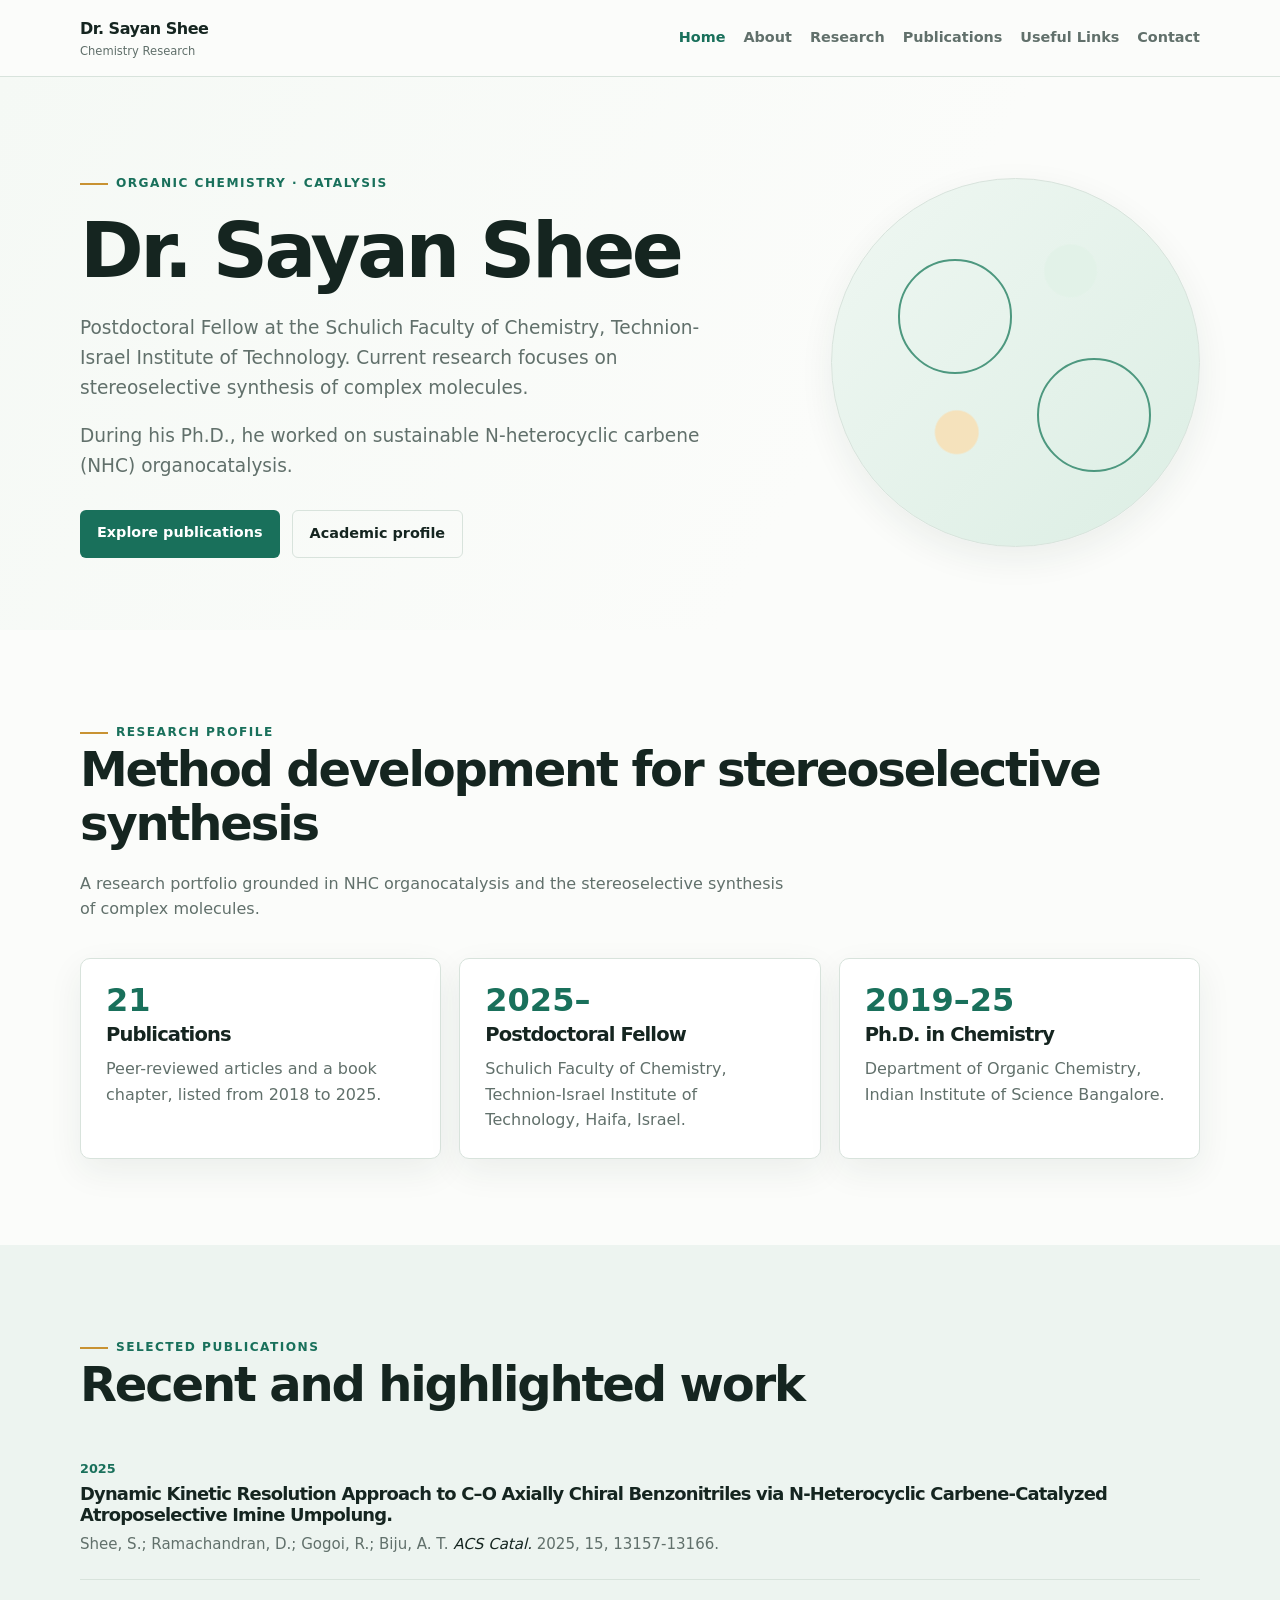
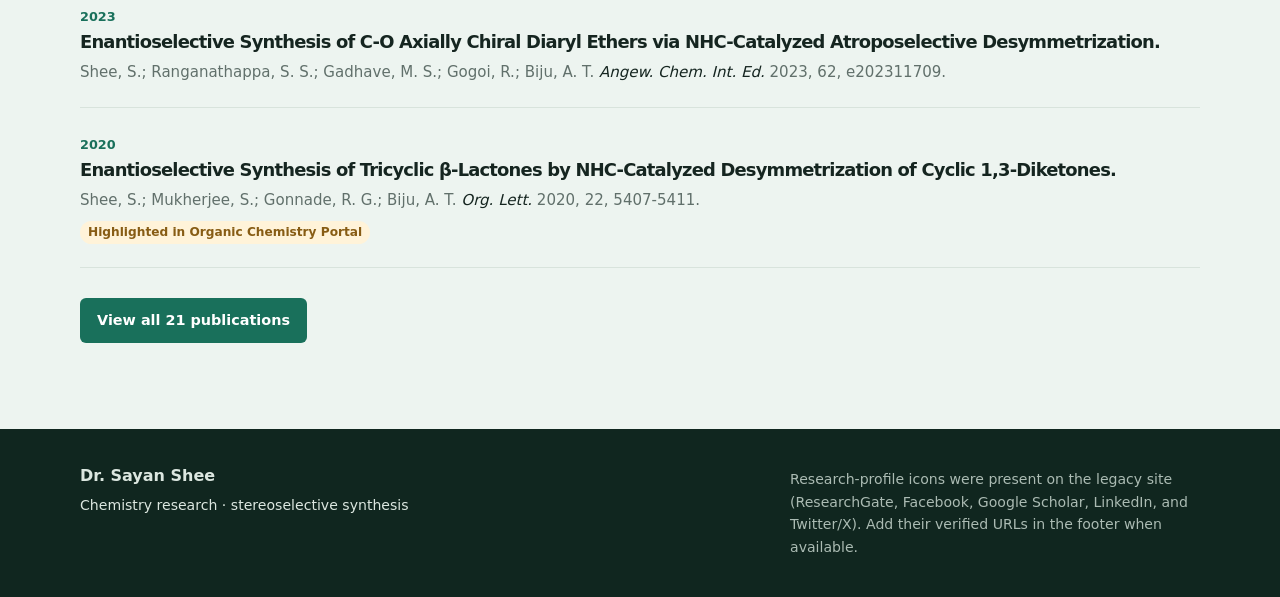
<file: index.html>
<!doctype html><html lang="en"><head><meta charset="utf-8"><meta name="viewport" content="width=device-width,initial-scale=1"><meta name="description" content="Academic website of Dr. Sayan Shee, chemistry researcher."><title>Dr. Sayan Shee | Chemistry Research</title><link rel="stylesheet" href="style.css"></head><body><header class="site-header"><nav class="nav wrap"><a class="brand" href="index.html">Dr. Sayan Shee<small>Chemistry Research</small></a><button class="menu-toggle" aria-label="Open navigation">☰</button><div class="menu"><a class="active" href="index.html">Home</a><a href="about.html">About</a><a href="research.html">Research</a><a href="publications.html">Publications</a><a href="useful-links.html">Useful Links</a><a href="contact.html">Contact</a></div></nav></header><main><section class="hero"><div class="wrap hero-grid"><div><span class="eyebrow">Organic chemistry · catalysis</span><h1>Dr. Sayan Shee</h1><p class="lead">Postdoctoral Fellow at the Schulich Faculty of Chemistry, Technion-Israel Institute of Technology. Current research focuses on stereoselective synthesis of complex molecules.</p><p class="lead">During his Ph.D., he worked on sustainable N-heterocyclic carbene (NHC) organocatalysis.</p><div class="actions"><a class="button primary" href="publications.html">Explore publications</a><a class="button secondary" href="about.html">Academic profile</a></div></div><div class="molecule" role="img" aria-label="Abstract molecular-inspired graphic"></div></div></section><section class="section"><div class="wrap"><span class="eyebrow">Research profile</span><h2>Method development for stereoselective synthesis</h2><p class="section-intro">A research portfolio grounded in NHC organocatalysis and the stereoselective synthesis of complex molecules.</p><div class="cards"><article class="card"><div class="stat">21</div><h3>Publications</h3><p>Peer-reviewed articles and a book chapter, listed from 2018 to 2025.</p></article><article class="card"><div class="stat">2025–</div><h3>Postdoctoral Fellow</h3><p>Schulich Faculty of Chemistry, Technion-Israel Institute of Technology, Haifa, Israel.</p></article><article class="card"><div class="stat">2019–25</div><h3>Ph.D. in Chemistry</h3><p>Department of Organic Chemistry, Indian Institute of Science Bangalore.</p></article></div></div></section><section class="section tint"><div class="wrap"><span class="eyebrow">Selected publications</span><h2>Recent and highlighted work</h2><div class="publication"><span class="pub-number">2025</span><h3>Dynamic Kinetic Resolution Approach to C–O Axially Chiral Benzonitriles via N-Heterocyclic Carbene-Catalyzed Atroposelective Imine Umpolung.</h3><p>Shee, S.; Ramachandran, D.; Gogoi, R.; Biju, A. T. <em>ACS Catal.</em> 2025, 15, 13157-13166.</p></div><div class="publication"><span class="pub-number">2023</span><h3>Enantioselective Synthesis of C-O Axially Chiral Diaryl Ethers via NHC-Catalyzed Atroposelective Desymmetrization.</h3><p>Shee, S.; Ranganathappa, S. S.; Gadhave, M. S.; Gogoi, R.; Biju, A. T. <em>Angew. Chem. Int. Ed.</em> 2023, 62, e202311709.</p></div><div class="publication"><span class="pub-number">2020</span><h3>Enantioselective Synthesis of Tricyclic β-Lactones by NHC-Catalyzed Desymmetrization of Cyclic 1,3-Diketones.</h3><p>Shee, S.; Mukherjee, S.; Gonnade, R. G.; Biju, A. T. <em>Org. Lett.</em> 2020, 22, 5407-5411.</p><span class="tag">Highlighted in Organic Chemistry Portal</span></div><div class="actions"><a class="button primary" href="publications.html">View all 21 publications</a></div></div></section></main><footer class="site-footer"><div class="wrap footer-grid"><div><strong>Dr. Sayan Shee</strong><p>Chemistry research · stereoselective synthesis</p></div><p class="social-note">Research-profile icons were present on the legacy site (ResearchGate, Facebook, Google Scholar, LinkedIn, and Twitter/X). Add their verified URLs in the footer when available.</p></div></footer><script src="script.js"></script></body></html>
</file>
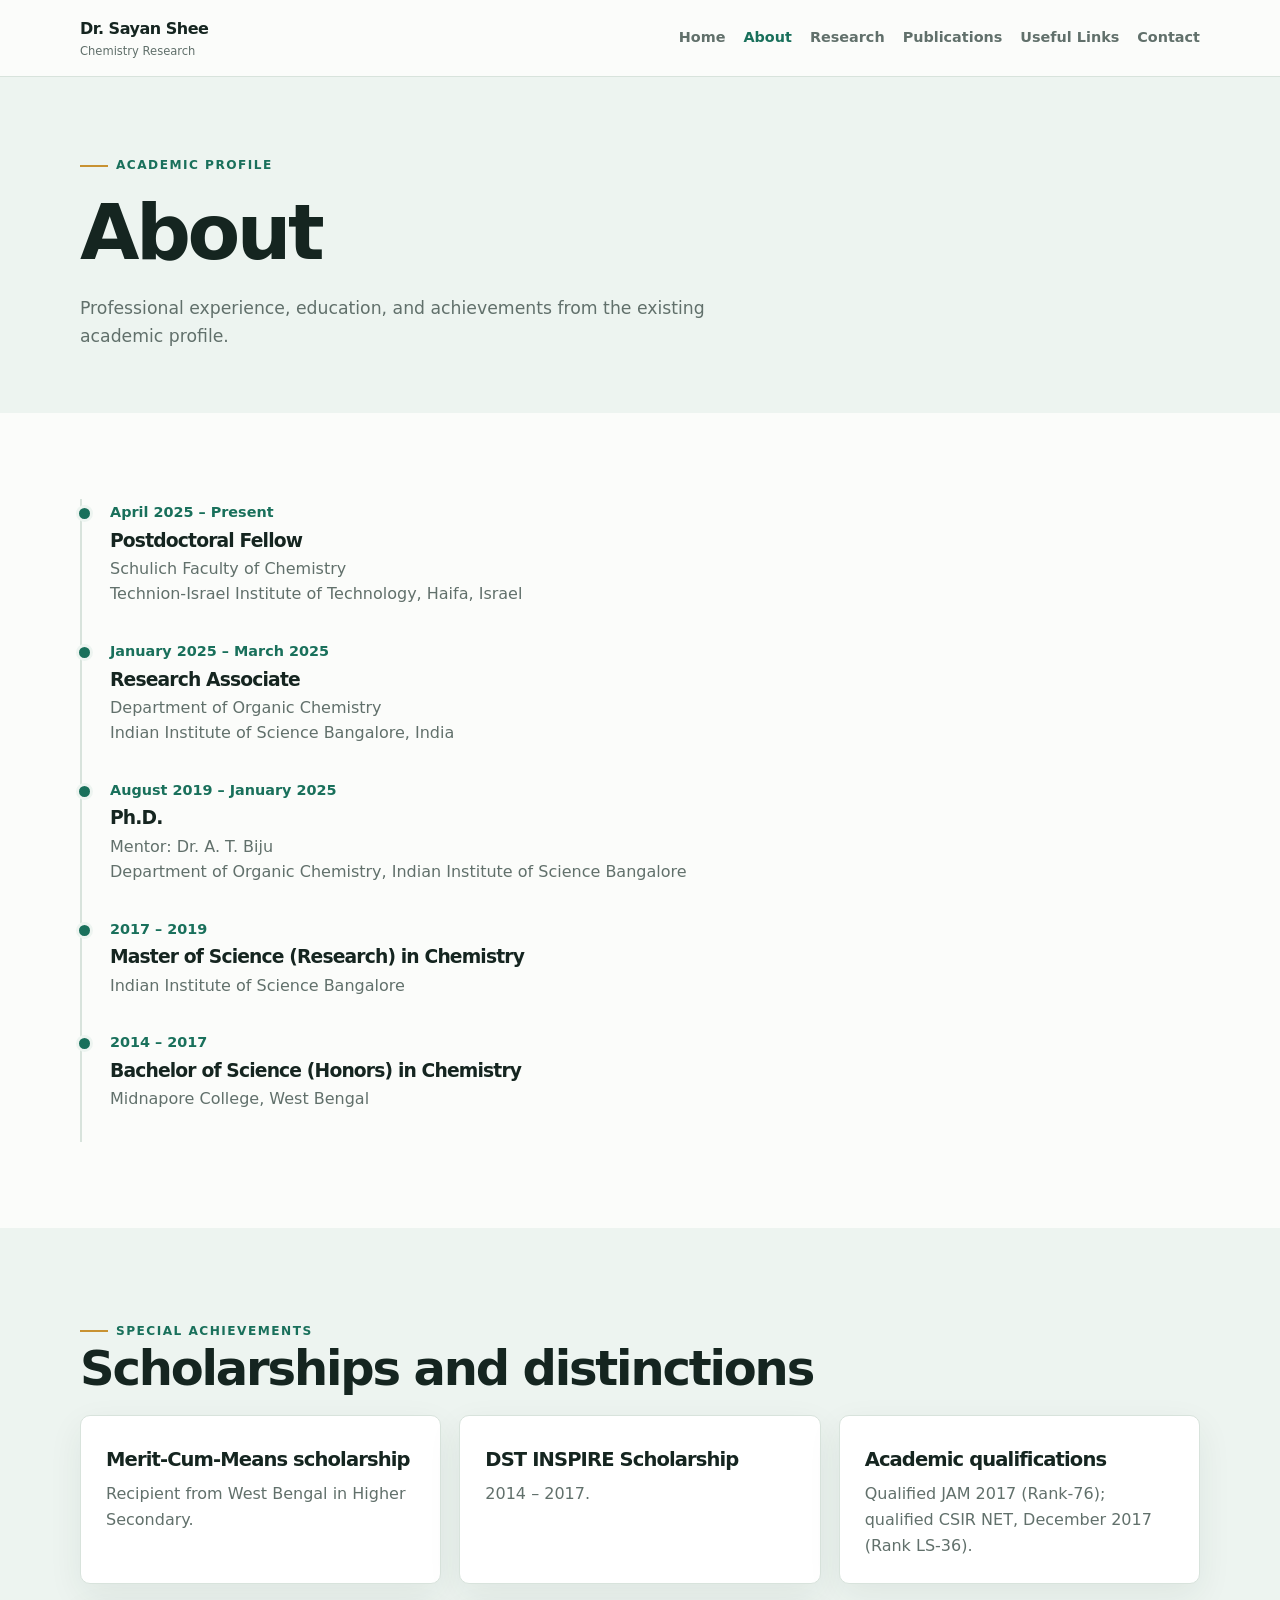
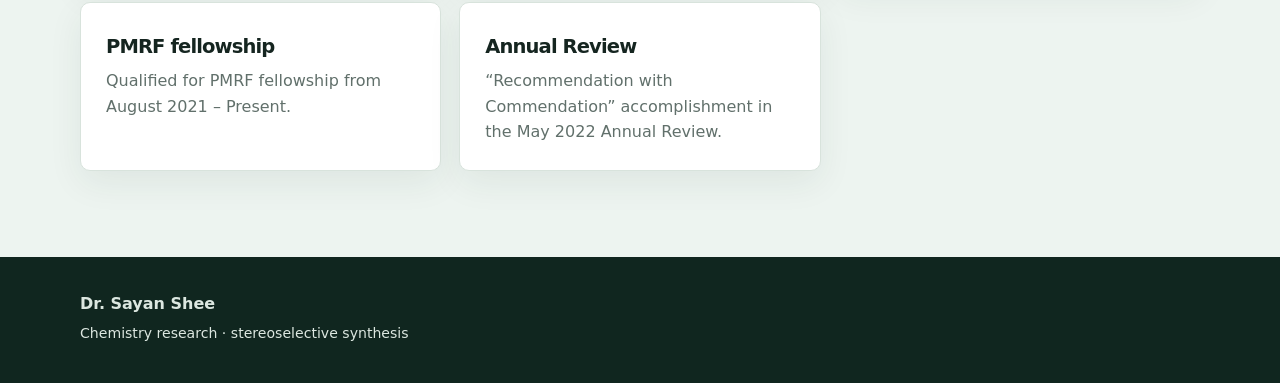
<file: about.html>
<!doctype html><html lang="en"><head><meta charset="utf-8"><meta name="viewport" content="width=device-width,initial-scale=1"><title>About | Dr. Sayan Shee</title><link rel="stylesheet" href="style.css"></head><body><header class="site-header"><nav class="nav wrap"><a class="brand" href="index.html">Dr. Sayan Shee<small>Chemistry Research</small></a><button class="menu-toggle" aria-label="Open navigation">☰</button><div class="menu"><a href="index.html">Home</a><a class="active" href="about.html">About</a><a href="research.html">Research</a><a href="publications.html">Publications</a><a href="useful-links.html">Useful Links</a><a href="contact.html">Contact</a></div></nav></header><main><section class="page-hero"><div class="wrap"><span class="eyebrow">Academic profile</span><h1>About</h1><p>Professional experience, education, and achievements from the existing academic profile.</p></div></section><section class="section"><div class="wrap"><div class="timeline"><article class="timeline-item"><span class="date">April 2025 – Present</span><h3>Postdoctoral Fellow</h3><p>Schulich Faculty of Chemistry<br>Technion-Israel Institute of Technology, Haifa, Israel</p></article><article class="timeline-item"><span class="date">January 2025 – March 2025</span><h3>Research Associate</h3><p>Department of Organic Chemistry<br>Indian Institute of Science Bangalore, India</p></article><article class="timeline-item"><span class="date">August 2019 – January 2025</span><h3>Ph.D.</h3><p>Mentor: Dr. A. T. Biju<br>Department of Organic Chemistry, Indian Institute of Science Bangalore</p></article><article class="timeline-item"><span class="date">2017 – 2019</span><h3>Master of Science (Research) in Chemistry</h3><p>Indian Institute of Science Bangalore</p></article><article class="timeline-item"><span class="date">2014 – 2017</span><h3>Bachelor of Science (Honors) in Chemistry</h3><p>Midnapore College, West Bengal</p></article></div></div></section><section class="section tint"><div class="wrap"><span class="eyebrow">Special achievements</span><h2>Scholarships and distinctions</h2><div class="cards"><article class="card"><h3>Merit-Cum-Means scholarship</h3><p>Recipient from West Bengal in Higher Secondary.</p></article><article class="card"><h3>DST INSPIRE Scholarship</h3><p>2014 – 2017.</p></article><article class="card"><h3>Academic qualifications</h3><p>Qualified JAM 2017 (Rank-76); qualified CSIR NET, December 2017 (Rank LS-36).</p></article><article class="card"><h3>PMRF fellowship</h3><p>Qualified for PMRF fellowship from August 2021 – Present.</p></article><article class="card"><h3>Annual Review</h3><p>“Recommendation with Commendation” accomplishment in the May 2022 Annual Review.</p></article></div></div></section></main><footer class="site-footer"><div class="wrap footer-grid"><div><strong>Dr. Sayan Shee</strong><p>Chemistry research · stereoselective synthesis</p></div></div></footer><script src="script.js"></script></body></html>
</file>
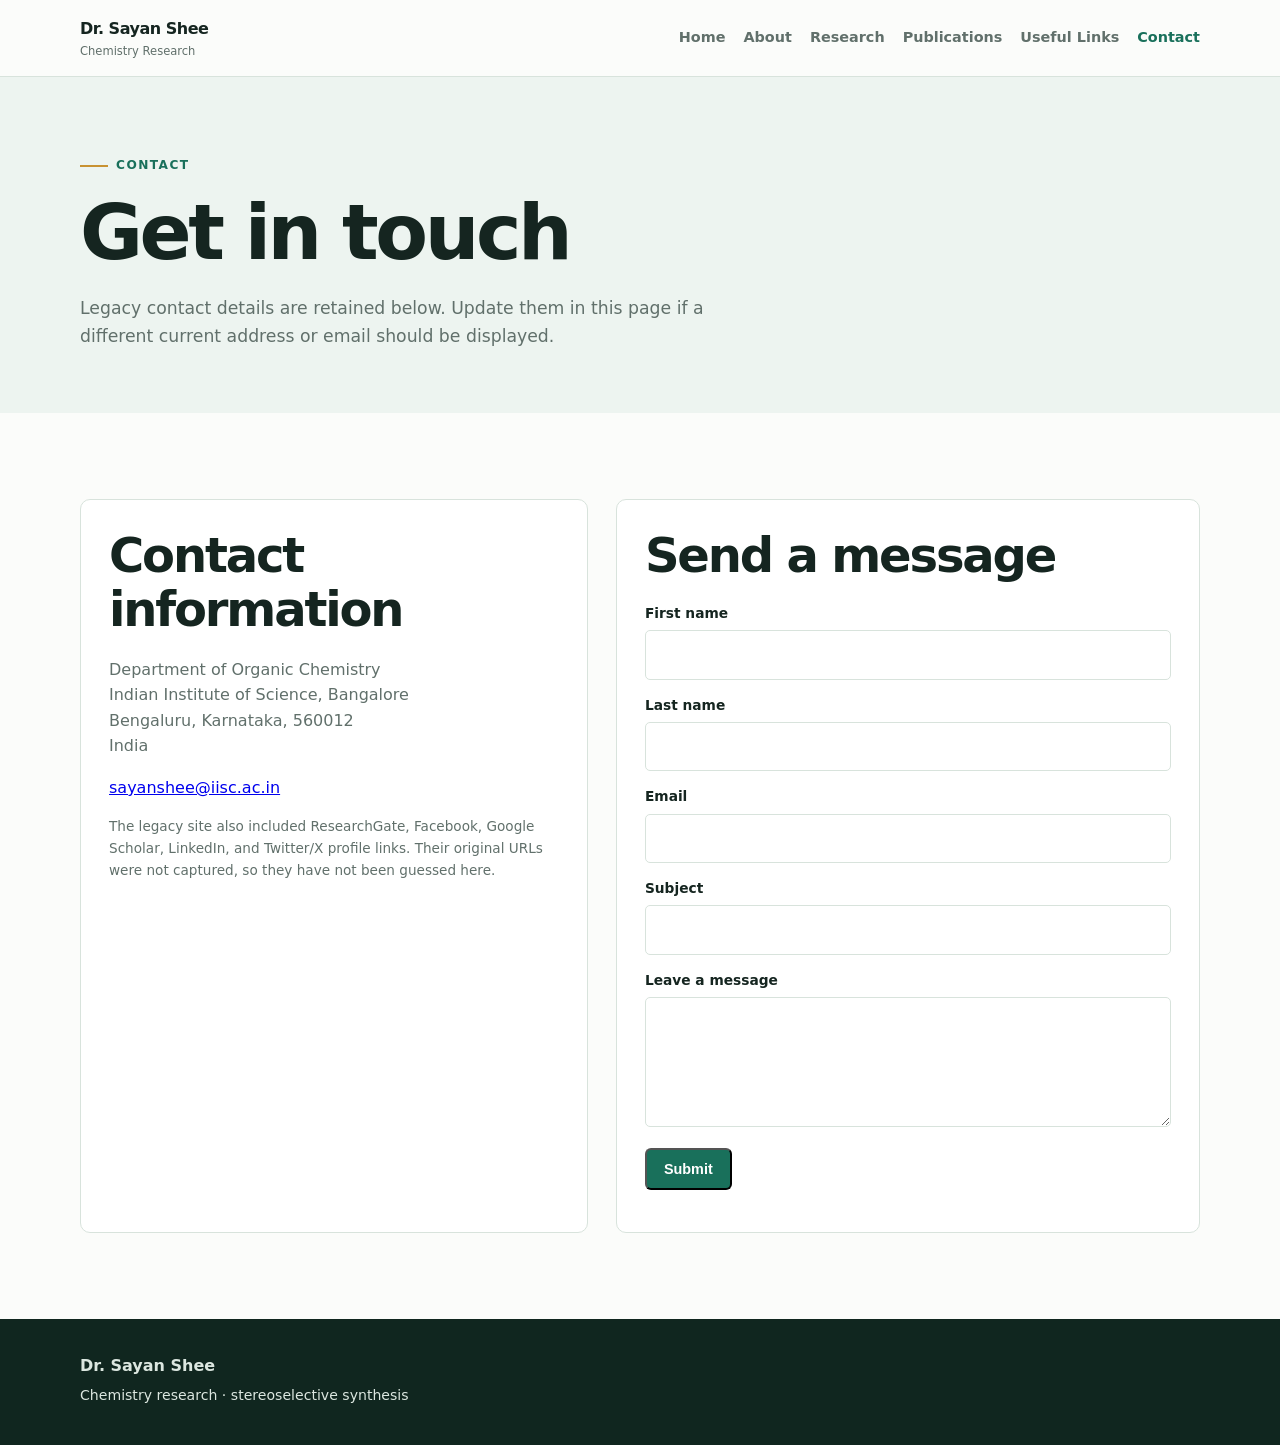
<file: contact.html>
<!doctype html><html lang="en"><head><meta charset="utf-8"><meta name="viewport" content="width=device-width,initial-scale=1"><title>Contact | Dr. Sayan Shee</title><link rel="stylesheet" href="style.css"></head><body><header class="site-header"><nav class="nav wrap"><a class="brand" href="index.html">Dr. Sayan Shee<small>Chemistry Research</small></a><button class="menu-toggle" aria-label="Open navigation">☰</button><div class="menu"><a href="index.html">Home</a><a href="about.html">About</a><a href="research.html">Research</a><a href="publications.html">Publications</a><a href="useful-links.html">Useful Links</a><a class="active" href="contact.html">Contact</a></div></nav></header><main><section class="page-hero"><div class="wrap"><span class="eyebrow">Contact</span><h1>Get in touch</h1><p>Legacy contact details are retained below. Update them in this page if a different current address or email should be displayed.</p></div></section><section class="section"><div class="wrap contact-grid"><aside class="contact-box"><h2>Contact information</h2><p>Department of Organic Chemistry<br>Indian Institute of Science, Bangalore<br>Bengaluru, Karnataka, 560012<br>India</p><p><a href="mailto:sayanshee@iisc.ac.in">sayanshee@iisc.ac.in</a></p><p class="form-note">The legacy site also included ResearchGate, Facebook, Google Scholar, LinkedIn, and Twitter/X profile links. Their original URLs were not captured, so they have not been guessed here.</p></aside><section class="contact-box"><h2>Send a message</h2><form id="contact-form"><label for="first-name">First name</label><input id="first-name" name="first-name" autocomplete="given-name"><label for="last-name">Last name</label><input id="last-name" name="last-name" autocomplete="family-name"><label for="email">Email</label><input id="email" name="email" type="email" autocomplete="email" required><label for="subject">Subject</label><input id="subject" name="subject"><label for="message">Leave a message</label><textarea id="message" name="message" required></textarea><button class="button primary" type="submit">Submit</button><p id="form-status" class="form-note" aria-live="polite"></p></form></section></div></section></main><footer class="site-footer"><div class="wrap footer-grid"><div><strong>Dr. Sayan Shee</strong><p>Chemistry research · stereoselective synthesis</p></div></div></footer><script src="script.js"></script></body></html>
</file>
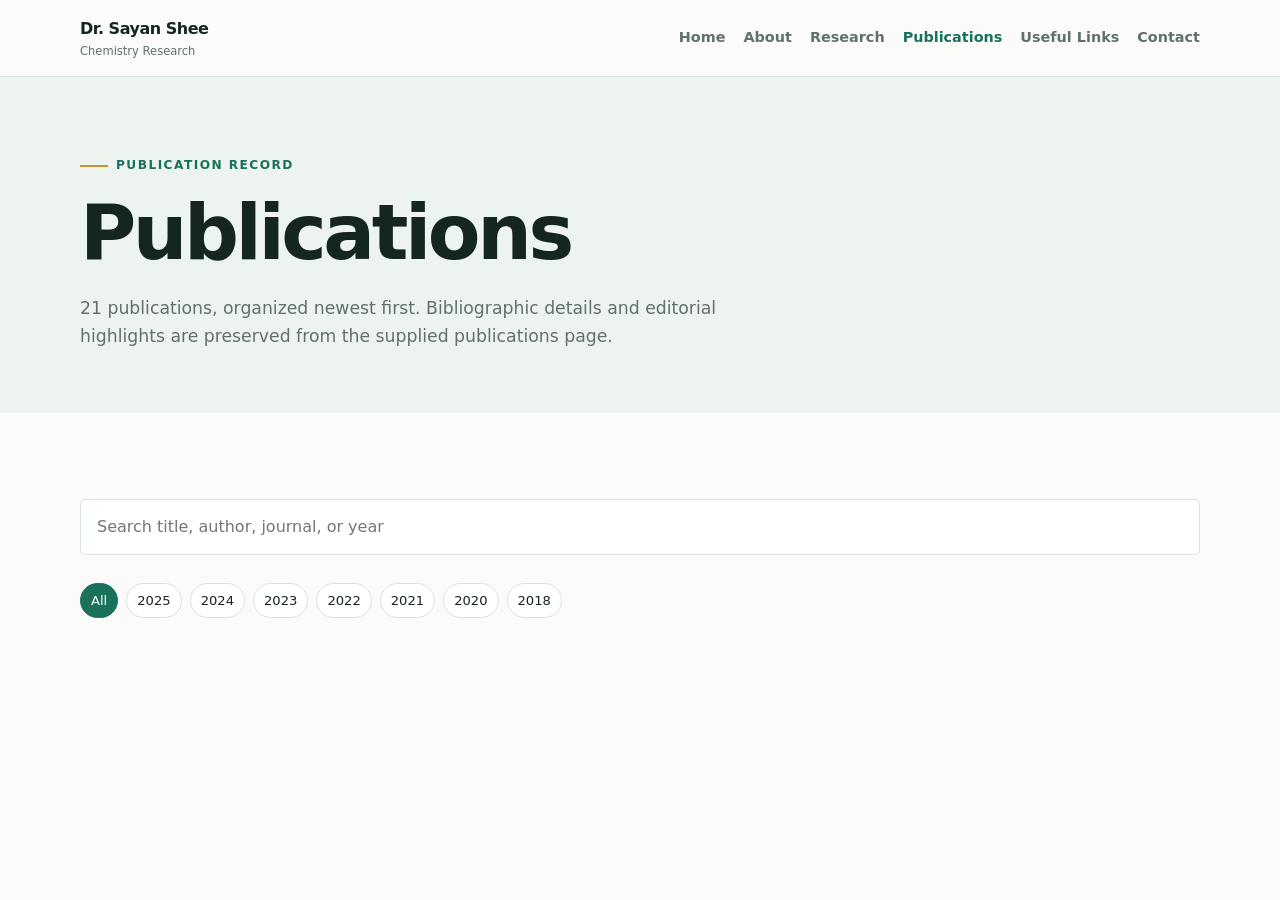
<file: publications.html>
<!doctype html><html lang="en"><head><meta charset="utf-8"><meta name="viewport" content="width=device-width,initial-scale=1"><title>Publications | Dr. Sayan Shee</title><link rel="stylesheet" href="style.css"></head><body><header class="site-header"><nav class="nav wrap"><a class="brand" href="index.html">Dr. Sayan Shee<small>Chemistry Research</small></a><button class="menu-toggle" aria-label="Open navigation">☰</button><div class="menu"><a href="index.html">Home</a><a href="about.html">About</a><a href="research.html">Research</a><a class="active" href="publications.html">Publications</a><a href="useful-links.html">Useful Links</a><a href="contact.html">Contact</a></div></nav></header><main><section class="page-hero"><div class="wrap"><span class="eyebrow">Publication record</span><h1>Publications</h1><p>21 publications, organized newest first. Bibliographic details and editorial highlights are preserved from the supplied publications page.</p></div></section><section class="section"><div class="wrap"><input id="publication-search" class="search" type="search" placeholder="Search title, author, journal, or year" aria-label="Search publications"><div class="year-nav"><button class="active" data-year="all">All</button><button data-year="2025">2025</button><button data-year="2024">2024</button><button data-year="2023">2023</button><button data-year="2022">2022</button><button data-year="2021">2021</button><button data-year="2020">2020</button><button data-year="2018">2018</button></div><div id="publication-list">
</file>
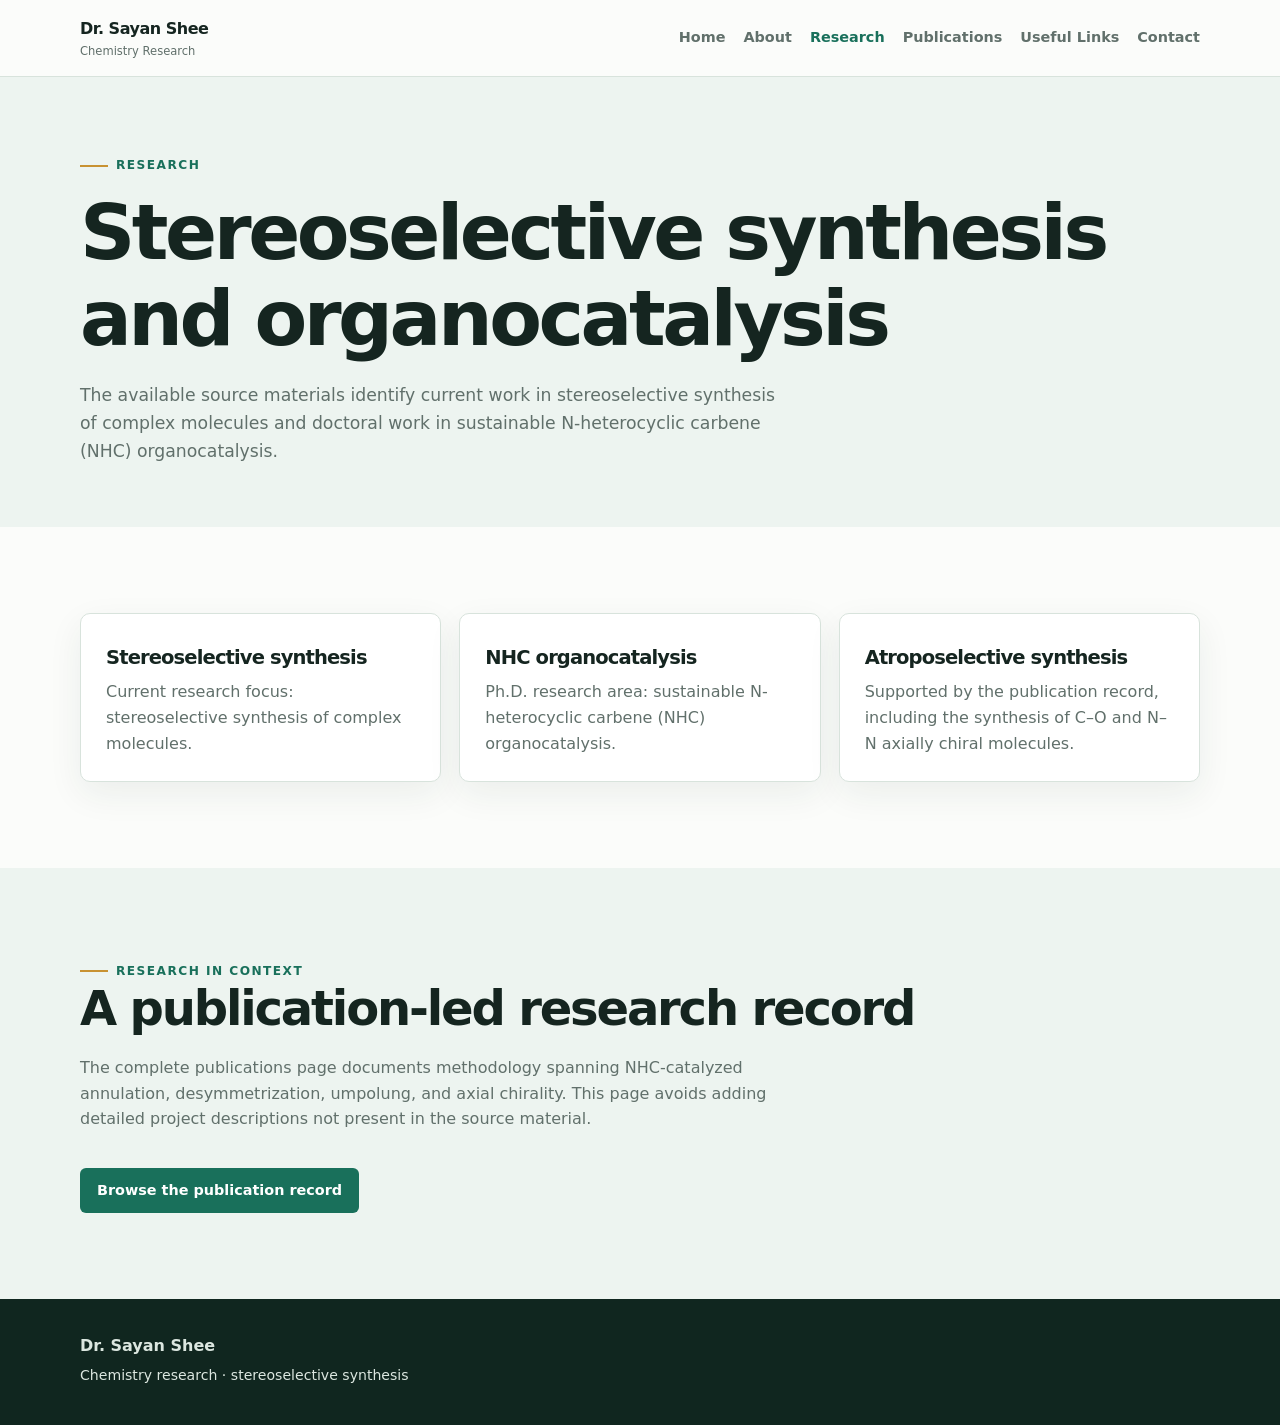
<file: research.html>
<!doctype html><html lang="en"><head><meta charset="utf-8"><meta name="viewport" content="width=device-width,initial-scale=1"><title>Research | Dr. Sayan Shee</title><link rel="stylesheet" href="style.css"></head><body><header class="site-header"><nav class="nav wrap"><a class="brand" href="index.html">Dr. Sayan Shee<small>Chemistry Research</small></a><button class="menu-toggle" aria-label="Open navigation">☰</button><div class="menu"><a href="index.html">Home</a><a href="about.html">About</a><a class="active" href="research.html">Research</a><a href="publications.html">Publications</a><a href="useful-links.html">Useful Links</a><a href="contact.html">Contact</a></div></nav></header><main><section class="page-hero"><div class="wrap"><span class="eyebrow">Research</span><h1>Stereoselective synthesis and organocatalysis</h1><p>The available source materials identify current work in stereoselective synthesis of complex molecules and doctoral work in sustainable N-heterocyclic carbene (NHC) organocatalysis.</p></div></section><section class="section"><div class="wrap"><div class="cards"><article class="card"><h3>Stereoselective synthesis</h3><p>Current research focus: stereoselective synthesis of complex molecules.</p></article><article class="card"><h3>NHC organocatalysis</h3><p>Ph.D. research area: sustainable N-heterocyclic carbene (NHC) organocatalysis.</p></article><article class="card"><h3>Atroposelective synthesis</h3><p>Supported by the publication record, including the synthesis of C–O and N–N axially chiral molecules.</p></article></div></div></section><section class="section tint"><div class="wrap"><span class="eyebrow">Research in context</span><h2>A publication-led research record</h2><p class="section-intro">The complete publications page documents methodology spanning NHC-catalyzed annulation, desymmetrization, umpolung, and axial chirality. This page avoids adding detailed project descriptions not present in the source material.</p><a class="button primary" href="publications.html">Browse the publication record</a></div></section></main><footer class="site-footer"><div class="wrap footer-grid"><div><strong>Dr. Sayan Shee</strong><p>Chemistry research · stereoselective synthesis</p></div></div></footer><script src="script.js"></script></body></html>
</file>
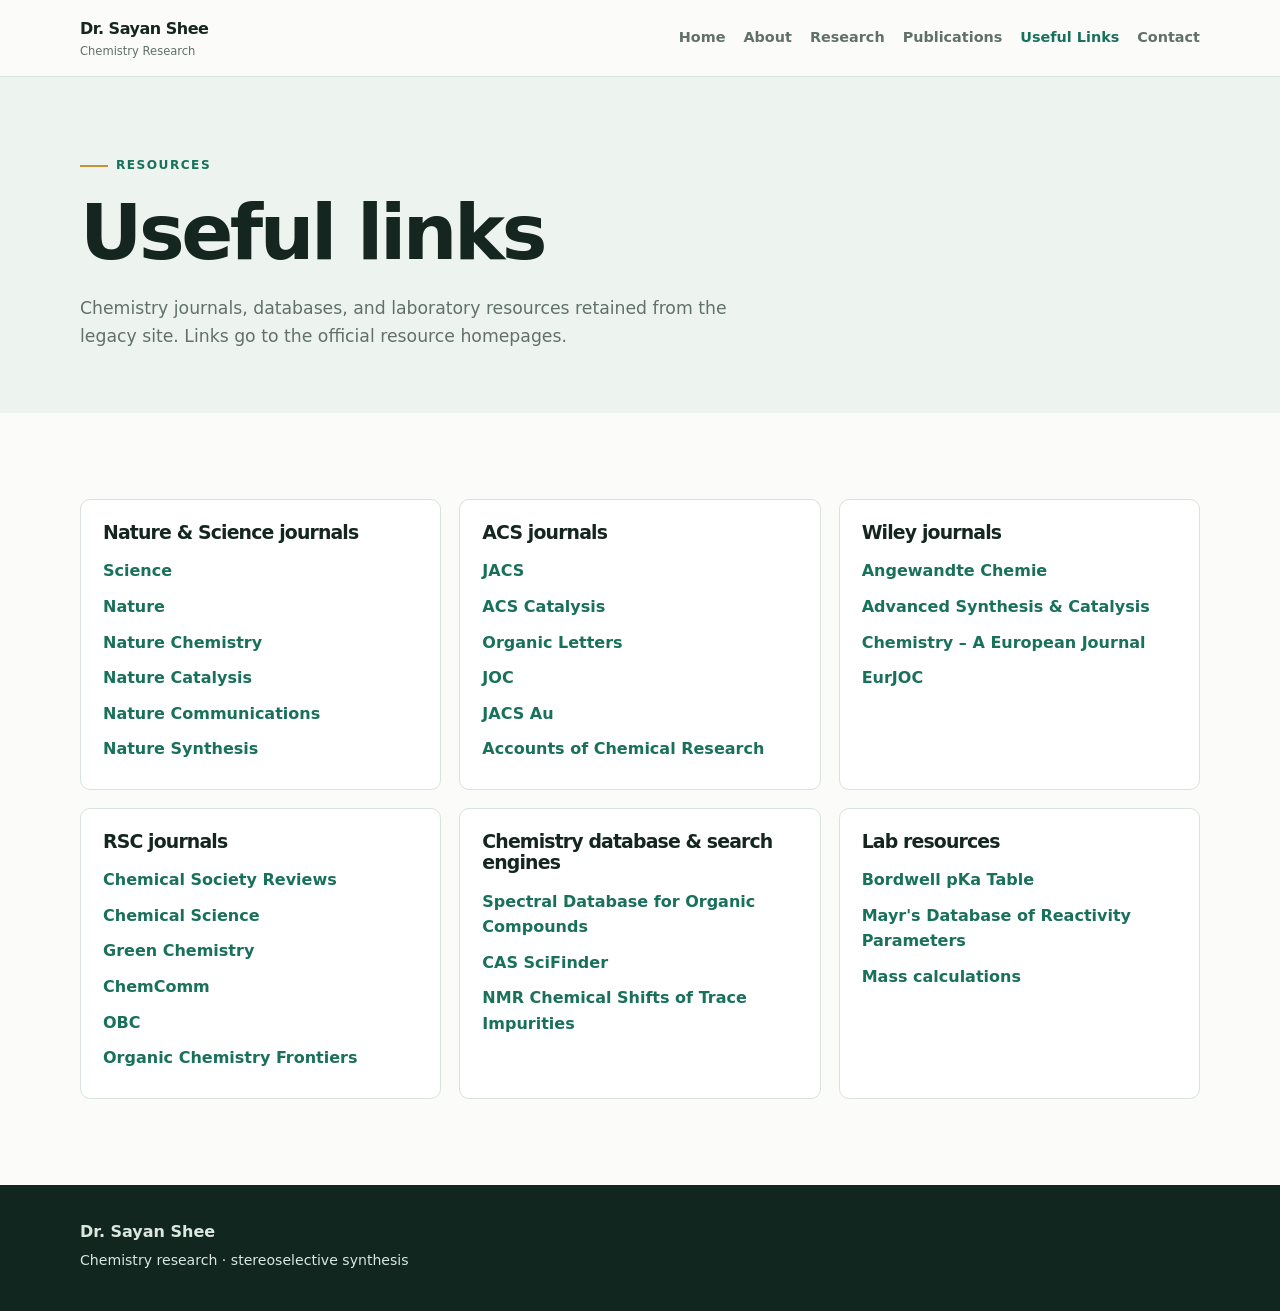
<file: useful-links.html>
<!doctype html><html lang="en"><head><meta charset="utf-8"><meta name="viewport" content="width=device-width,initial-scale=1"><title>Useful Links | Dr. Sayan Shee</title><link rel="stylesheet" href="style.css"></head><body><header class="site-header"><nav class="nav wrap"><a class="brand" href="index.html">Dr. Sayan Shee<small>Chemistry Research</small></a><button class="menu-toggle" aria-label="Open navigation">☰</button><div class="menu"><a href="index.html">Home</a><a href="about.html">About</a><a href="research.html">Research</a><a href="publications.html">Publications</a><a class="active" href="useful-links.html">Useful Links</a><a href="contact.html">Contact</a></div></nav></header><main><section class="page-hero"><div class="wrap"><span class="eyebrow">Resources</span><h1>Useful links</h1><p>Chemistry journals, databases, and laboratory resources retained from the legacy site. Links go to the official resource homepages.</p></div></section><section class="section"><div class="wrap links-grid"><article class="link-card"><h3>Nature & Science journals</h3><a href="https://www.science.org/" target="_blank">Science</a><a href="https://www.nature.com/" target="_blank">Nature</a><a href="https://www.nature.com/nchem/" target="_blank">Nature Chemistry</a><a href="https://www.nature.com/natcatal/" target="_blank">Nature Catalysis</a><a href="https://www.nature.com/ncomms/" target="_blank">Nature Communications</a><a href="https://www.nature.com/natsynth/" target="_blank">Nature Synthesis</a></article><article class="link-card"><h3>ACS journals</h3><a href="https://pubs.acs.org/journal/jacsat" target="_blank">JACS</a><a href="https://pubs.acs.org/journal/accacs" target="_blank">ACS Catalysis</a><a href="https://pubs.acs.org/journal/orlef7" target="_blank">Organic Letters</a><a href="https://pubs.acs.org/journal/joceah" target="_blank">JOC</a><a href="https://pubs.acs.org/journal/jacsau" target="_blank">JACS Au</a><a href="https://pubs.acs.org/journal/achre4" target="_blank">Accounts of Chemical Research</a></article><article class="link-card"><h3>Wiley journals</h3><a href="https://onlinelibrary.wiley.com/journal/15213773" target="_blank">Angewandte Chemie</a><a href="https://onlinelibrary.wiley.com/journal/16154169" target="_blank">Advanced Synthesis & Catalysis</a><a href="https://chemistry-europe.onlinelibrary.wiley.com/journal/15213765" target="_blank">Chemistry – A European Journal</a><a href="https://chemistry-europe.onlinelibrary.wiley.com/journal/10990690" target="_blank">EurJOC</a></article><article class="link-card"><h3>RSC journals</h3><a href="https://pubs.rsc.org/en/journals/journalissues/cs" target="_blank">Chemical Society Reviews</a><a href="https://pubs.rsc.org/en/journals/journalissues/sc" target="_blank">Chemical Science</a><a href="https://pubs.rsc.org/en/journals/journalissues/gc" target="_blank">Green Chemistry</a><a href="https://pubs.rsc.org/en/journals/journalissues/cc" target="_blank">ChemComm</a><a href="https://pubs.rsc.org/en/journals/journalissues/ob" target="_blank">OBC</a><a href="https://pubs.rsc.org/en/journals/journalissues/qo" target="_blank">Organic Chemistry Frontiers</a></article><article class="link-card"><h3>Chemistry database & search engines</h3><a href="https://sdbs.db.aist.go.jp/" target="_blank">Spectral Database for Organic Compounds</a><a href="https://www.cas.org/solutions/cas-scifinder-discovery-platform" target="_blank">CAS SciFinder</a><a href="https://research.wayne.edu/chemistry/ekins/impurities" target="_blank">NMR Chemical Shifts of Trace Impurities</a></article><article class="link-card"><h3>Lab resources</h3><a href="https://organicchemistrydata.org/hansreich/resources/pka/" target="_blank">Bordwell pKa Table</a><a href="https://www.mayr-reaktivitaetsmodell.de/" target="_blank">Mayr's Database of Reactivity Parameters</a><a href="https://www.sisweb.com/referenc/tools/exactmass.htm" target="_blank">Mass calculations</a></article></div></section></main><footer class="site-footer"><div class="wrap footer-grid"><div><strong>Dr. Sayan Shee</strong><p>Chemistry research · stereoselective synthesis</p></div></div></footer><script src="script.js"></script></body></html>
</file>
<file: style.css>
:root{--ink:#152520;--muted:#61706b;--paper:#fbfcfa;--mist:#edf4f0;--line:#d8e3dc;--accent:#19705b;--gold:#c89232;--shadow:0 12px 35px #16382a12}*{box-sizing:border-box}html{scroll-behavior:smooth}body{margin:0;background:var(--paper);color:var(--ink);font-family:Inter,ui-sans-serif,system-ui,-apple-system,BlinkMacSystemFont,"Segoe UI",sans-serif;line-height:1.6}.wrap{width:min(1120px,calc(100% - 40px));margin:auto}.site-header{position:sticky;top:0;z-index:10;background:#fbfcfaed;backdrop-filter:blur(12px);border-bottom:1px solid var(--line)}.nav{height:76px;display:flex;align-items:center;justify-content:space-between;gap:24px}.brand{color:var(--ink);font-weight:800;text-decoration:none;letter-spacing:-.03em}.brand small{display:block;font-weight:500;font-size:.72rem;color:var(--muted);letter-spacing:0}.menu{display:flex;gap:18px;align-items:center}.menu a{color:var(--muted);text-decoration:none;font-size:.9rem;font-weight:650}.menu a:hover,.menu a.active{color:var(--accent)}.menu-toggle{display:none;border:0;background:none;font-size:1.5rem}.hero{padding:90px 0 72px;overflow:hidden;background:linear-gradient(120deg,#f5f9f5 0%,#fbfcfa 65%)}.hero-grid{display:grid;grid-template-columns:1.3fr .7fr;align-items:center;gap:65px}.eyebrow{display:inline-flex;gap:8px;align-items:center;color:var(--accent);font-size:.76rem;font-weight:800;letter-spacing:.12em;text-transform:uppercase}.eyebrow:before{content:"";width:28px;height:2px;background:var(--gold)}h1,h2,h3{line-height:1.13;letter-spacing:-.045em}h1{font-size:clamp(2.8rem,6vw,5.2rem);margin:14px 0 19px}h2{font-size:clamp(2rem,4vw,3rem);margin:0 0 20px}.lead{font-size:1.16rem;color:var(--muted);max-width:650px}.actions{display:flex;flex-wrap:wrap;gap:12px;margin-top:30px}.button{display:inline-block;padding:11px 17px;border-radius:6px;text-decoration:none;font-weight:750;font-size:.9rem}.button.primary{background:var(--accent);color:white}.button.secondary{border:1px solid var(--line);color:var(--ink)}.molecule{position:relative;aspect-ratio:1;border:1px solid var(--line);border-radius:50%;background:radial-gradient(circle at 65% 25%,#e2f2e8 0 7%,transparent 7.5%),radial-gradient(circle at 34% 69%,#f5e2bc 0 6%,transparent 6.5%),linear-gradient(135deg,#eff7f2,#dceee4);box-shadow:var(--shadow)}.molecule:before,.molecule:after{content:"";position:absolute;border:2px solid #4d987f;border-radius:50%;width:30%;height:30%}.molecule:before{left:18%;top:22%}.molecule:after{right:13%;bottom:20%}.section{padding:86px 0}.section.tint{background:var(--mist)}.section-intro{max-width:720px;margin-bottom:36px;color:var(--muted)}.cards{display:grid;grid-template-columns:repeat(3,1fr);gap:18px}.card{padding:25px;border:1px solid var(--line);background:white;box-shadow:var(--shadow);border-radius:10px}.card h3{margin:8px 0 10px;font-size:1.22rem}.card p{margin:0;color:var(--muted)}.stat{font-size:2rem;color:var(--accent);font-weight:800;line-height:1}.publication{padding:23px 0;border-bottom:1px solid var(--line)}.publication:first-child{border-top:1px solid var(--line)}.pub-number{color:var(--accent);font-weight:800;font-size:.8rem}.publication h3{font-size:1.12rem;margin:4px 0 7px}.publication p{margin:0;color:var(--muted);font-size:.94rem}.publication em{color:var(--ink)}.tag{display:inline-block;margin-top:9px;padding:2px 8px;background:#fff3d9;color:#875c14;border-radius:999px;font-size:.76rem;font-weight:700}.page-hero{padding:72px 0 45px;background:var(--mist)}.page-hero p{max-width:700px;color:var(--muted);font-size:1.08rem}.timeline{border-left:2px solid var(--line);padding-left:28px}.timeline-item{position:relative;padding:0 0 31px}.timeline-item:before{content:"";width:11px;height:11px;left:-34px;top:6px;position:absolute;background:var(--accent);border-radius:50%;border:3px solid var(--mist)}.date{font-weight:750;color:var(--accent);font-size:.9rem}.timeline h3{margin:5px 0}.timeline p{margin:0;color:var(--muted)}.links-grid{display:grid;grid-template-columns:repeat(3,1fr);gap:18px}.link-card{background:white;border:1px solid var(--line);border-radius:10px;padding:22px}.link-card h3{margin:0 0 10px;font-size:1.18rem}.link-card a{display:block;color:var(--accent);padding:5px 0;font-weight:650;text-decoration:none}.link-card a:hover{text-decoration:underline}.contact-grid{display:grid;grid-template-columns:1fr 1.15fr;gap:28px}.contact-box{background:white;border:1px solid var(--line);padding:28px;border-radius:10px}.contact-box p{color:var(--muted)}label{display:block;font-size:.86rem;font-weight:700;margin:0 0 6px}input,textarea{width:100%;padding:11px;border:1px solid var(--line);border-radius:5px;background:#fff;font:inherit;margin-bottom:14px}textarea{min-height:130px}.form-note{font-size:.85rem;color:var(--muted)}.site-footer{padding:34px 0;background:#10261f;color:#dce7e0}.footer-grid{display:flex;justify-content:space-between;gap:22px;align-items:flex-start}.site-footer p{margin:5px 0;font-size:.88rem}.social-note{color:#abbbb3;max-width:410px}.search{width:100%;padding:14px 16px;margin:0 0 28px;font-size:1rem}.year-nav{display:flex;flex-wrap:wrap;gap:8px;margin:0 0 24px}.year-nav button{border:1px solid var(--line);background:white;color:var(--ink);padding:6px 10px;border-radius:999px;font:inherit;font-size:.82rem;cursor:pointer}.year-nav button.active,.year-nav button:hover{background:var(--accent);border-color:var(--accent);color:white}.hidden{display:none!important}@media(max-width:760px){.nav{height:65px}.menu-toggle{display:block}.menu{display:none;position:absolute;left:0;right:0;top:65px;padding:16px 20px;background:var(--paper);border-bottom:1px solid var(--line);flex-direction:column;align-items:flex-start}.menu.open{display:flex}.hero{padding:58px 0}.hero-grid,.contact-grid{grid-template-columns:1fr}.molecule{width:min(280px,70vw);margin:auto;grid-row:1}.cards,.links-grid{grid-template-columns:1fr}.section{padding:62px 0}.footer-grid{display:block}.menu a{font-size:1rem}}
</file>
